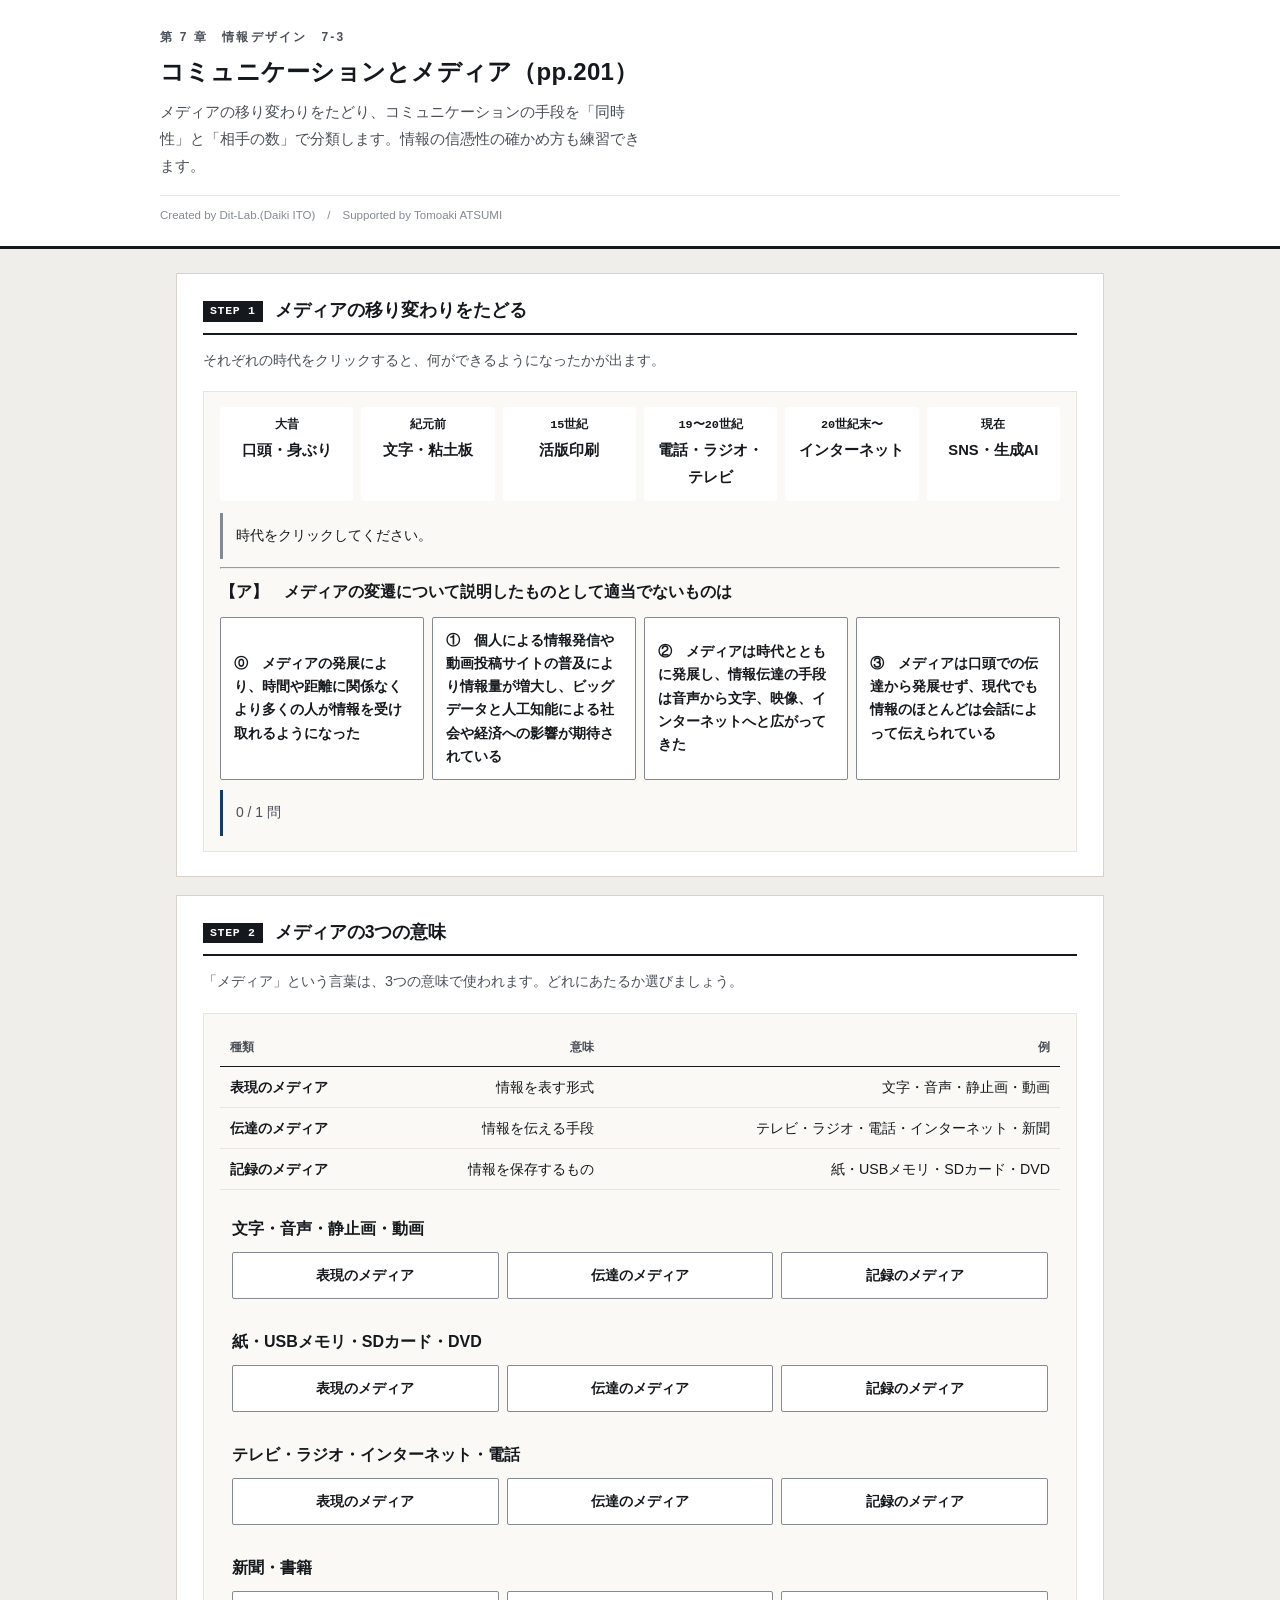
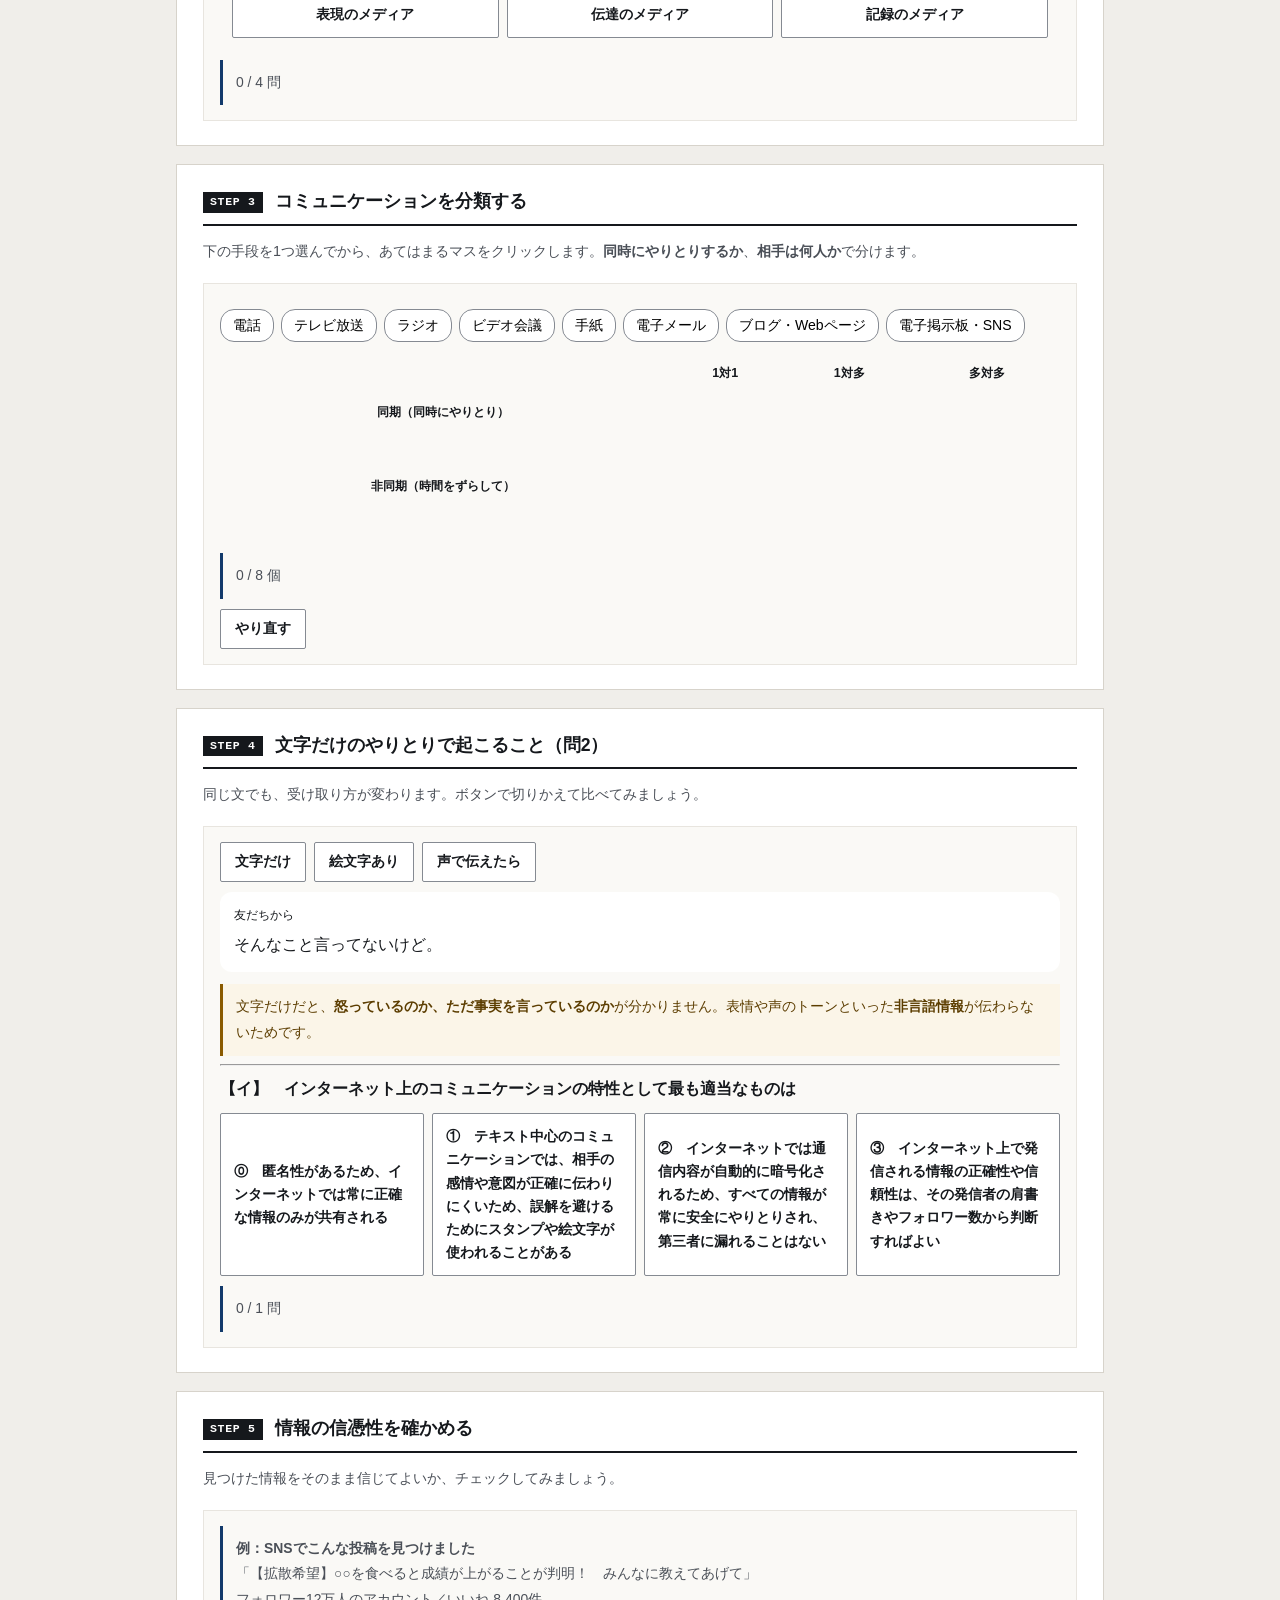
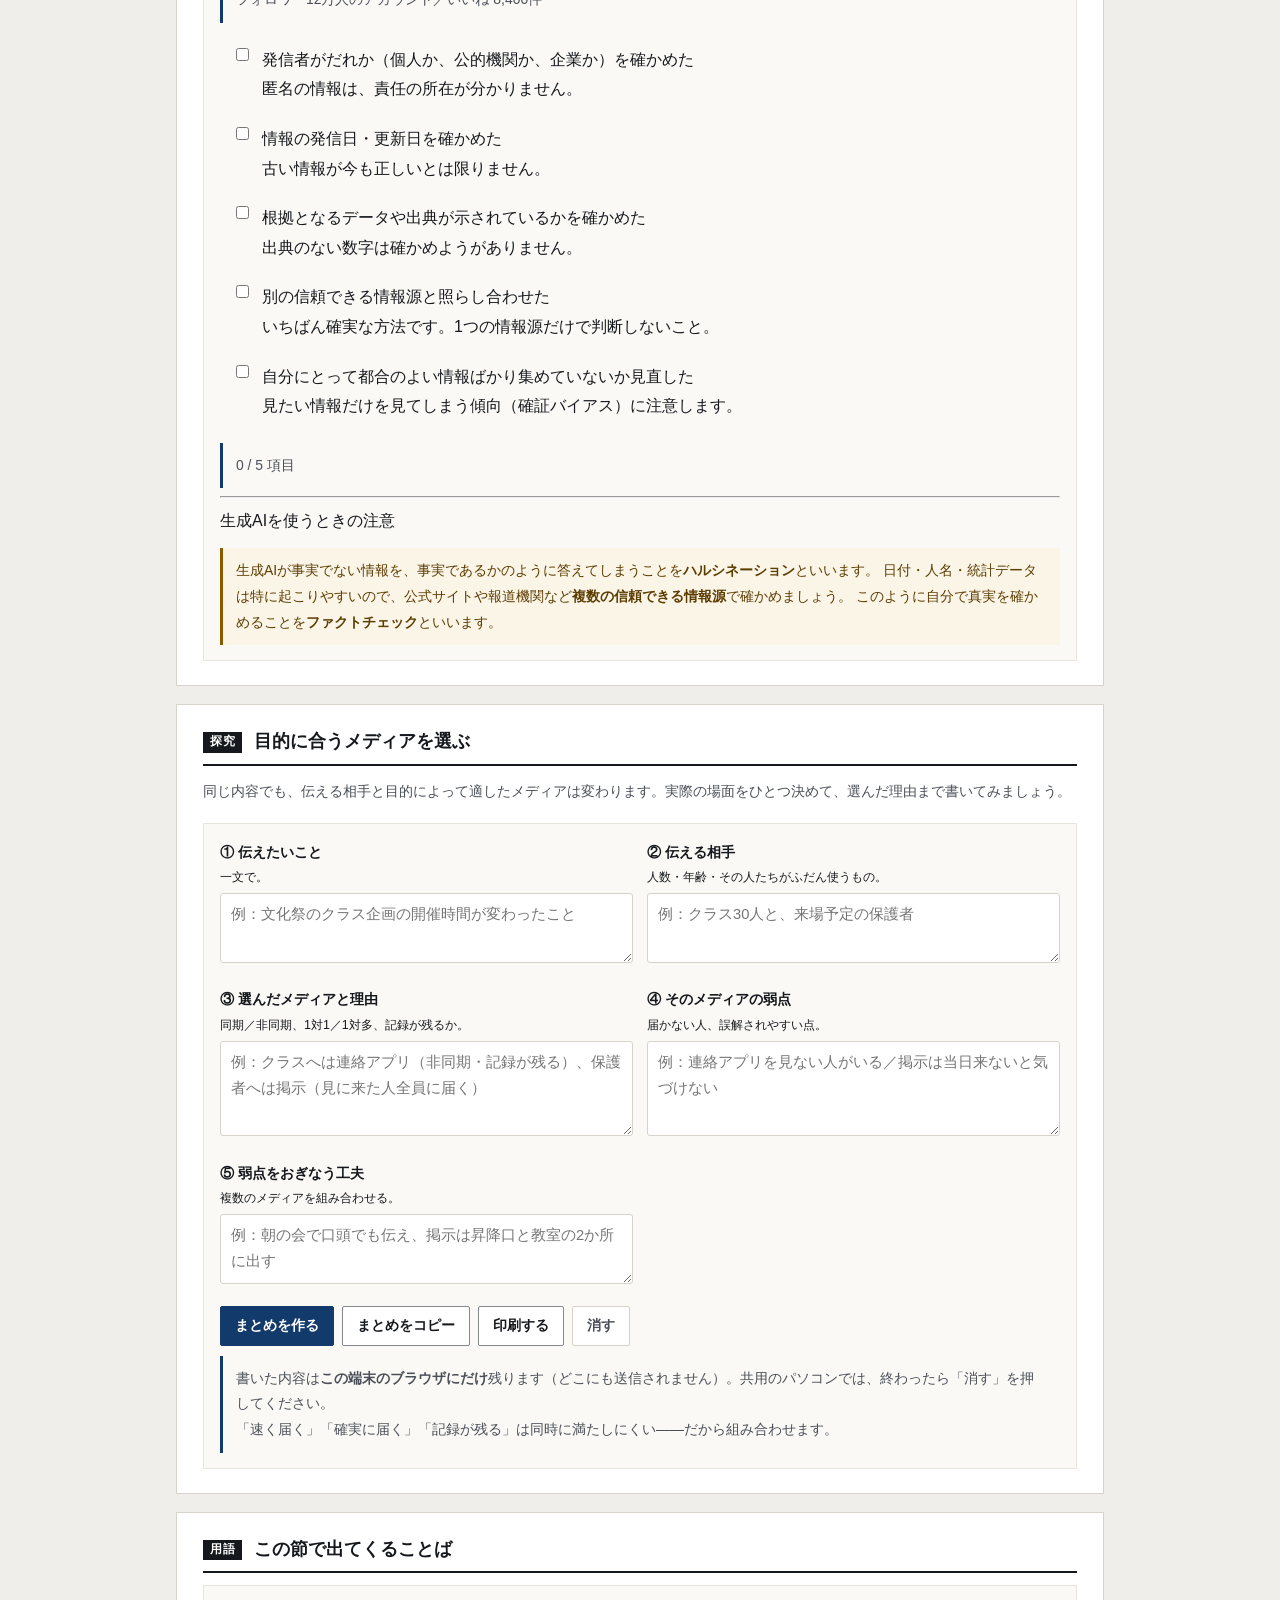
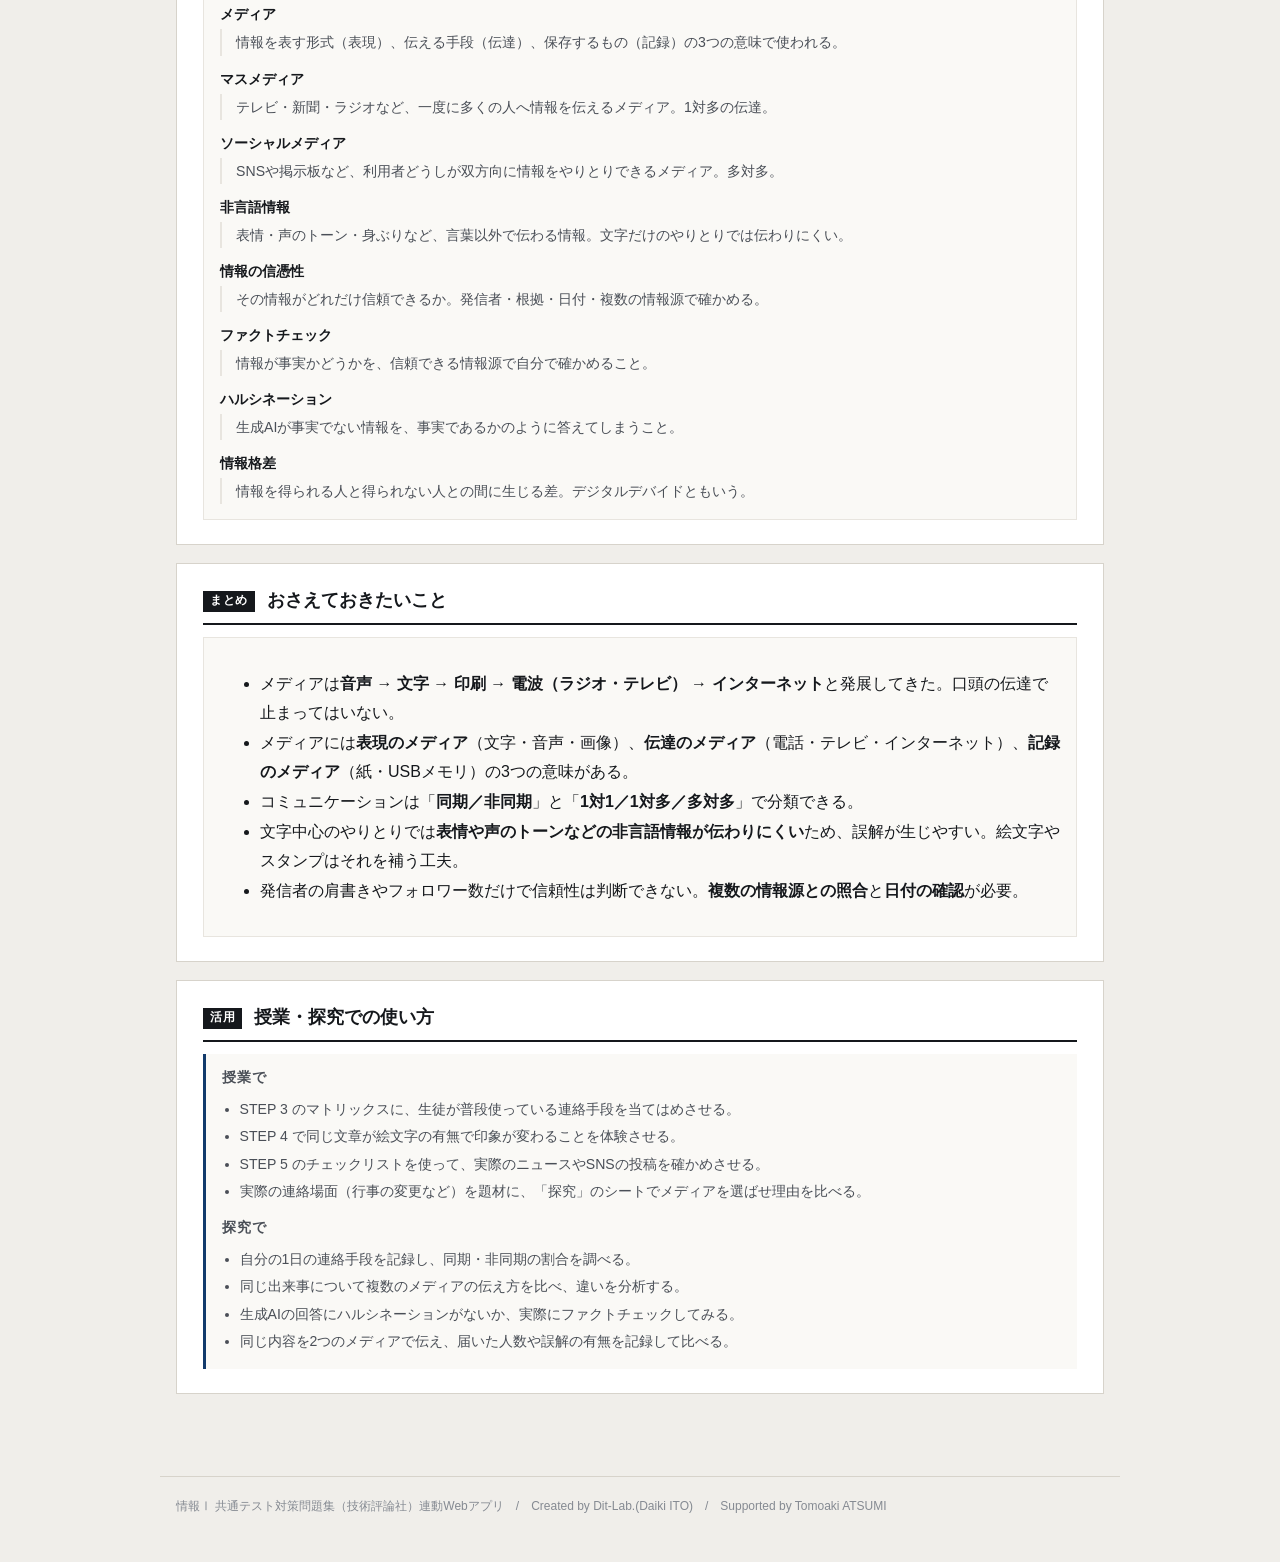
<file: index.html>
<!DOCTYPE html>
<html lang="ja">
<head>
<meta charset="UTF-8">
<meta name="viewport" content="width=device-width, initial-scale=1.0">
<title>コミュニケーションとメディア｜情報Ⅰ共通テスト対策問題集</title>
<meta name="description" content="メディアの移り変わりをたどり、コミュニケーションの手段を「同時性」と「相手の数」で分類します。情報の信憑性の確かめ方も練習できます。">
<link rel="icon" href="data:image/svg+xml,%3Csvg xmlns=%22http://www.w3.org/2000/svg%22 viewBox=%220 0 32 32%22%3E%3Crect width=%2232%22 height=%2232%22 fill=%22%2315181c%22/%3E%3Ctext x=%2216%22 y=%2222%22 font-size=%2218%22 font-family=%22monospace%22 fill=%22%23fff%22 text-anchor=%22middle%22%3E01%3C/text%3E%3C/svg%3E">
<link rel="stylesheet" href="css/style.css?v=bdbb3cb0">
<link rel="stylesheet" href="css/app.css?v=eef16af7">
</head>
<body>

<header class="app-header">
  <div class="inner">
    <span class="eyebrow">第 7 章　情報デザイン　7-3</span>
    <h1>コミュニケーションとメディア（pp.201）</h1>
    <p class="lead">メディアの移り変わりをたどり、コミュニケーションの手段を「同時性」と「相手の数」で分類します。情報の信憑性の確かめ方も練習できます。</p>
    <p class="credit">Created by Dit-Lab.(Daiki ITO)　/　Supported by Tomoaki ATSUMI</p>
  </div>
</header>

<main class="wrap">
  <section class="step" id="step1">
    <h2><span class="no">STEP 1</span>メディアの移り変わりをたどる</h2>
    <p class="desc">それぞれの時代をクリックすると、何ができるようになったかが出ます。</p>
    <div class="panel">
      <div class="timeline" id="tlBox"></div>
      <div class="note" id="tlNote" style="margin-top:12px">時代をクリックしてください。</div>
      <hr class="sep">
      <div id="q1Box"></div>
      <div class="note" id="q1Note" style="margin-top:10px"></div>
    </div>
  </section>

  <section class="step" id="step2">
    <h2><span class="no">STEP 2</span>メディアの3つの意味</h2>
    <p class="desc">「メディア」という言葉は、3つの意味で使われます。どれにあたるか選びましょう。</p>
    <div class="panel">
      <div class="tbl-scroll"><table class="tbl" id="mediaTable"></table></div>
      <div id="mediaBox" style="margin-top:14px"></div>
      <div class="note" id="mediaNote" style="margin-top:12px"></div>
    </div>
  </section>

  <section class="step" id="step3">
    <h2><span class="no">STEP 3</span>コミュニケーションを分類する</h2>
    <p class="desc">下の手段を1つ選んでから、あてはまるマスをクリックします。<strong>同時にやりとりするか</strong>、<strong>相手は何人か</strong>で分けます。</p>
    <div class="panel">
      <div class="mediapool" id="poolBox"></div>
      <div class="tbl-scroll" style="margin-top:12px"><table class="matrix" id="matBox"></table></div>
      <div class="note" id="matNote" style="margin-top:12px"></div>
      <div class="btn-row" style="margin-top:10px"><button class="btn" id="matReset">やり直す</button></div>
    </div>
  </section>

  <section class="step" id="step4">
    <h2><span class="no">STEP 4</span>文字だけのやりとりで起こること（問2）</h2>
    <p class="desc">同じ文でも、受け取り方が変わります。ボタンで切りかえて比べてみましょう。</p>
    <div class="panel">
      <div class="btn-row" style="flex-wrap:wrap">
        <button class="btn" data-v="0">文字だけ</button>
        <button class="btn" data-v="1">絵文字あり</button>
        <button class="btn" data-v="2">声で伝えたら</button>
      </div>
      <div id="msgBox" style="margin-top:10px"></div>
      <div class="note" id="msgNote" style="margin-top:12px"></div>
      <hr class="sep">
      <div id="q2Box"></div>
      <div class="note" id="q2Note" style="margin-top:10px"></div>
    </div>
  </section>

  <section class="step" id="step5">
    <h2><span class="no">STEP 5</span>情報の信憑性を確かめる</h2>
    <p class="desc">見つけた情報をそのまま信じてよいか、チェックしてみましょう。</p>
    <div class="panel">
      <div class="note info" id="sampleNews" style="margin-bottom:12px"></div>
      <div class="checklist" id="checkBox"></div>
      <div class="note" id="checkNote" style="margin-top:12px"></div>
      <hr class="sep">
      <p class="qhead">生成AIを使うときの注意</p>
      <div class="note warn">
        生成AIが事実でない情報を、事実であるかのように答えてしまうことを<strong>ハルシネーション</strong>といいます。
        日付・人名・統計データは特に起こりやすいので、公式サイトや報道機関など<strong>複数の信頼できる情報源</strong>で確かめましょう。
        このように自分で真実を確かめることを<strong>ファクトチェック</strong>といいます。
      </div>
    </div>
  </section>

  <section class="step wsprint" id="wsSec">
    <h2><span class="no">探究</span>目的に合うメディアを選ぶ</h2>
    <p class="desc">同じ内容でも、伝える相手と目的によって適したメディアは変わります。実際の場面をひとつ決めて、選んだ理由まで書いてみましょう。</p>
    <div class="panel"><div id="wsBox"></div></div>
  </section>

  <section class="step" id="glossary">
    <h2><span class="no">用語</span>この節で出てくることば</h2>
    <div class="panel"><div id="glossBox"></div></div>
  </section>

  <section class="step" id="wrap">
    <h2><span class="no">まとめ</span>おさえておきたいこと</h2>
    <div class="panel">
      <ul class="bullets">
        <li>メディアは<strong>音声 → 文字 → 印刷 → 電波（ラジオ・テレビ） → インターネット</strong>と発展してきた。口頭の伝達で止まってはいない。</li>
        <li>メディアには<strong>表現のメディア</strong>（文字・音声・画像）、<strong>伝達のメディア</strong>（電話・テレビ・インターネット）、<strong>記録のメディア</strong>（紙・USBメモリ）の3つの意味がある。</li>
        <li>コミュニケーションは「<strong>同期／非同期</strong>」と「<strong>1対1／1対多／多対多</strong>」で分類できる。</li>
        <li>文字中心のやりとりでは<strong>表情や声のトーンなどの非言語情報が伝わりにくい</strong>ため、誤解が生じやすい。絵文字やスタンプはそれを補う工夫。</li>
        <li>発信者の肩書きやフォロワー数だけで信頼性は判断できない。<strong>複数の情報源との照合</strong>と<strong>日付の確認</strong>が必要。</li>
      </ul>
    </div>
  </section>

  <section class="step">
    <h2><span class="no">活用</span>授業・探究での使い方</h2>
    <div class="use-note">
      <h3>授業で</h3>
      <ul>
        <li>STEP 3 のマトリックスに、生徒が普段使っている連絡手段を当てはめさせる。</li>
        <li>STEP 4 で同じ文章が絵文字の有無で印象が変わることを体験させる。</li>
        <li>STEP 5 のチェックリストを使って、実際のニュースやSNSの投稿を確かめさせる。</li>
        <li>実際の連絡場面（行事の変更など）を題材に、「探究」のシートでメディアを選ばせ理由を比べる。</li>
      </ul>
      <h3 style="margin-top:12px">探究で</h3>
      <ul>
        <li>自分の1日の連絡手段を記録し、同期・非同期の割合を調べる。</li>
        <li>同じ出来事について複数のメディアの伝え方を比べ、違いを分析する。</li>
        <li>生成AIの回答にハルシネーションがないか、実際にファクトチェックしてみる。</li>
        <li>同じ内容を2つのメディアで伝え、届いた人数や誤解の有無を記録して比べる。</li>
      </ul>
    </div>
  </section>

</main>

<footer class="app-footer">
  情報Ⅰ 共通テスト対策問題集（技術評論社）連動Webアプリ　/　Created by Dit-Lab.(Daiki ITO)　/　Supported by Tomoaki ATSUMI
</footer>

<script src="js/terms.js?v=dd723791"></script>
<script src="js/worksheet.js?v=b6f4e4b3"></script>
<script src="js/app.js?v=bb3e8cb5"></script>
</body>
</html>
</file>
<file: css/style.css>
/* =========================================================
   情報Ⅰ 共通テスト対策問題集 — Web アプリ共通スタイル
   紙面（参考書）に寄せた設計。装飾色は使わず、色は意味を持つときだけ。
   ========================================================= */

:root{
  --paper:#ffffff;
  --paper-2:#faf9f6;      /* うすい紙 */
  --bg:#f0eeea;           /* 台紙 */
  --ink:#15181c;
  --ink-2:#4a4f57;
  --ink-3:#858a92;
  --rule:#d7d3cb;         /* 罫線 */
  --rule-2:#e8e5df;
  --accent:#123a6b;       /* 濃紺。主要操作と現在地だけに使う */
  --accent-w:#e9eef6;
  --zero:#c0392b;         /* 左＝0 */
  --one:#1d4ed8;          /* 右＝1 */
  --ok:#1f7a3d;   --ok-bg:#eef6f0;
  --ng:#b3261e;   --ng-bg:#fbefee;
  --warn:#8a5a00; --warn-bg:#fbf5e8;
  --font:"Hiragino Kaku Gothic ProN","Hiragino Sans","Yu Gothic Medium","Yu Gothic",
         "Noto Sans JP",Meiryo,-apple-system,BlinkMacSystemFont,sans-serif;
  --mono:"SFMono-Regular",Menlo,Consolas,"Courier New",monospace;
}

*{box-sizing:border-box}
[hidden]{display:none !important}
html{-webkit-text-size-adjust:100%}
body{
  margin:0; background:var(--bg); color:var(--ink);
  font-family:var(--font); font-size:16px; line-height:1.85;
  font-feature-settings:"palt" 1;
}
h1,h2,h3,h4{line-height:1.45; margin:0; font-weight:700}
p{margin:0 0 .75em} p:last-child{margin-bottom:0}
a{color:var(--accent)}

/* ---------- 標題 ---------- */
.app-header{background:var(--paper); border-bottom:3px solid var(--ink); padding:26px 20px 20px}
.app-header .inner{max-width:960px; margin:0 auto}
.app-header .eyebrow{
  font-size:.75rem; font-weight:700; color:var(--ink-2); letter-spacing:.18em;
  display:block; margin-bottom:7px;
}
.app-header h1{font-size:1.5rem; letter-spacing:.01em}
.app-header .lead{font-size:.92rem; color:var(--ink-2); margin-top:9px; max-width:60ch}
.app-header .credit{
  font-size:.72rem; color:var(--ink-3); margin-top:14px;
  padding-top:9px; border-top:1px solid var(--rule-2);
}

/* ---------- 版面 ---------- */
.wrap{max-width:960px; margin:0 auto; padding:24px 16px 64px}
.step{background:var(--paper); border:1px solid var(--rule); padding:24px 26px; margin-bottom:18px}
.step > h2{
  display:flex; align-items:baseline; gap:12px; font-size:1.1rem;
  padding-bottom:9px; border-bottom:2px solid var(--ink); margin-bottom:12px;
}
.step > h2 .no{
  flex:none; font-family:var(--mono); font-size:.72rem; font-weight:700;
  background:var(--ink); color:var(--paper); padding:2px 7px; letter-spacing:.06em;
  position:relative; top:-2px;
}
.step > .desc{color:var(--ink-2); font-size:.9rem; margin-bottom:18px}
.step[hidden]{display:none}

.grid{display:grid; gap:20px}
.grid > *{min-width:0}          /* 子の中身で列が広がるのを防ぐ */
@media(min-width:800px){ .grid.c2{grid-template-columns:1fr 1fr} }
@media(min-width:800px){ .grid.c21{grid-template-columns:1.45fr 1fr} }

.panel{border:1px solid var(--rule-2); background:var(--paper-2); padding:15px 16px; min-width:0}
.panel > h3{
  font-size:.8rem; font-weight:700; color:var(--ink-2); letter-spacing:.08em;
  margin-bottom:12px; padding-bottom:6px; border-bottom:1px solid var(--rule);
}

/* ---------- 部品 ---------- */
.btn{
  appearance:none; border:1px solid var(--ink-3); background:var(--paper); color:var(--ink);
  font-family:inherit; font-size:.88rem; font-weight:700; padding:8px 14px;
  border-radius:2px; cursor:pointer; min-height:40px; line-height:1.4;
  transition:background .12s, border-color .12s, color .12s;
}
.btn:hover:not(:disabled){background:var(--accent-w); border-color:var(--accent); color:var(--accent)}
.btn:disabled{opacity:.35; cursor:not-allowed}
.btn.primary{background:var(--accent); color:var(--paper); border-color:var(--accent)}
.btn.primary:hover:not(:disabled){background:#0d2c53; color:var(--paper)}
.btn.ghost{border-color:var(--rule); color:var(--ink-2)}
.btn.sm{font-size:.8rem; padding:5px 10px; min-height:34px}
.btn-row{display:flex; flex-wrap:wrap; gap:8px; align-items:center}

/* タブ（見出し下線式） */
.seg{display:flex; gap:0; border-bottom:1px solid var(--rule)}
.seg button{
  appearance:none; border:0; background:transparent; font-family:inherit; font-size:.88rem;
  font-weight:700; color:var(--ink-3); padding:9px 4px; margin-right:26px; cursor:pointer;
  border-bottom:3px solid transparent; margin-bottom:-1px; min-height:40px;
}
.seg button:hover{color:var(--ink-2)}
.seg button[aria-pressed="true"]{color:var(--ink); border-bottom-color:var(--accent)}

label.fld{display:block; font-size:.78rem; font-weight:700; color:var(--ink-2); margin-bottom:5px; letter-spacing:.04em}
input[type=text], textarea, input[type=number]{
  width:100%; font-family:inherit; font-size:1rem; color:var(--ink);
  border:1px solid var(--ink-3); border-radius:2px; padding:9px 11px;
  background:var(--paper); min-height:42px;
}
input:focus, textarea:focus{outline:2px solid var(--accent); outline-offset:-1px; border-color:var(--accent)}
.btn:focus-visible, .seg button:focus-visible, .node-card:focus-visible{outline:2px solid var(--accent); outline-offset:2px}
textarea{resize:vertical; line-height:1.7}
.mono{font-family:var(--mono)}

table.tbl{width:100%; border-collapse:collapse; font-size:.89rem}
table.tbl th, table.tbl td{border-bottom:1px solid var(--rule-2); padding:7px 10px; text-align:right}
table.tbl th:first-child, table.tbl td:first-child{text-align:left}
table.tbl thead th{border-bottom:1.5px solid var(--ink); font-size:.76rem; color:var(--ink-2); font-weight:700; white-space:nowrap}
.tbl-scroll{overflow-x:auto; -webkit-overflow-scrolling:touch; max-width:100%}

.note{padding:10px 13px; font-size:.87rem; border-left:3px solid var(--ink-3); background:var(--paper-2); overflow-wrap:break-word; word-break:break-word}
.note.ok{background:var(--ok-bg); border-left-color:var(--ok); color:#123f22}
.note.ng{background:var(--ng-bg); border-left-color:var(--ng); color:#6d1a15}
.note.info{background:var(--paper-2); border-left-color:var(--accent); color:var(--ink-2)}
.note.warn{background:var(--warn-bg); border-left-color:var(--warn); color:#5c3d00}
.note[hidden]{display:none}

.badge{
  display:inline-block; font-size:.72rem; font-weight:700; padding:1px 7px;
  border:1px solid var(--rule); color:var(--ink-2); background:var(--paper); letter-spacing:.04em;
}

/* 数値は罫線で仕切るだけ。カードにしない */
.metrics{display:flex; flex-wrap:wrap; gap:0; border-top:1px solid var(--rule)}
.metric{flex:1 1 130px; padding:11px 14px 11px 0; border-right:1px solid var(--rule-2)}
.metric:last-child{border-right:0}
.metric .k{font-size:.74rem; color:var(--ink-3); font-weight:700; letter-spacing:.05em}
.metric .v{font-size:1.6rem; font-weight:700; line-height:1.3; font-family:var(--mono); letter-spacing:-.01em}
.metric .s{font-size:.76rem; color:var(--ink-2)}

.bit0{color:var(--zero); font-weight:700}
.bit1{color:var(--one); font-weight:700}

.app-footer{
  max-width:960px; margin:0 auto; padding:18px 16px 44px; color:var(--ink-3);
  font-size:.75rem; border-top:1px solid var(--rule);
}
.sr-only{position:absolute;width:1px;height:1px;overflow:hidden;clip:rect(0 0 0 0);white-space:nowrap}

@media(max-width:640px){
  body{font-size:15px}
  .app-header{padding:20px 16px 16px}
  .app-header h1{font-size:1.16rem}
  .wrap{padding:16px 12px 52px}
  .step{padding:18px 15px}
  .seg button{margin-right:18px; font-size:.84rem}
  .metric{flex-basis:50%; border-right:0}
}
@media (prefers-reduced-motion:reduce){ *{animation:none!important; transition:none!important} }

/* ---------- 自分のデータ・共有・印刷 ---------- */
.toolbar{display:flex; flex-wrap:wrap; gap:8px; align-items:center; margin-top:12px;
  padding-top:12px; border-top:1px solid var(--rule-2)}
.toolbar .hint{font-size:.78rem; color:var(--ink-3)}
.paste-area{width:100%; min-height:110px; font-family:var(--mono); font-size:.86rem}
.use-note{background:var(--paper-2); border-left:3px solid var(--accent); padding:14px 16px; font-size:.88rem}
.use-note h3{font-size:.86rem; letter-spacing:.06em; margin-bottom:8px; color:var(--ink-2)}
.use-note ol, .use-note ul{margin:0; padding-left:1.25em; line-height:1.95; color:var(--ink-2)}

@media print{
  body{background:#fff}
  .app-header{border-bottom:2px solid #000}
  .step{border:1px solid #bbb; break-inside:avoid; page-break-inside:avoid; margin-bottom:12px}
  .btn, .seg, .toolbar, input[type=range]{display:none !important}
  .note{border-left-width:2px}
  a[href]:after{content:""}
}

/* ---------- 入力グリッド ---------- */
.dg-scroll{overflow:auto; -webkit-overflow-scrolling:touch; border:1px solid var(--rule); background:var(--paper); max-height:420px}
table.dg{border-collapse:collapse; font-family:var(--mono); font-size:.9rem; min-width:100%}
table.dg th, table.dg td{border:1px solid var(--rule-2); padding:0}
table.dg thead th{background:var(--paper-2); position:sticky; top:0; z-index:2}
table.dg .dg-n{background:var(--paper-2); color:var(--ink-3); font-size:.76rem; font-weight:400;
  text-align:center; min-width:34px; padding:0 4px; position:sticky; left:0; z-index:1}
table.dg .dg-corner{background:var(--paper-2); min-width:34px; position:sticky; left:0; z-index:3}
table.dg .dg-act{background:var(--paper-2); width:34px}
.dg-h, .dg-c{width:100%; min-width:96px; border:0; background:transparent; font-family:inherit;
  font-size:.9rem; padding:8px 9px; color:var(--ink); min-height:38px}
.dg-h{font-weight:700; font-family:var(--font); font-size:.82rem; color:var(--ink-2)}
.dg-c.num{text-align:right}
.dg-c:focus, .dg-h:focus{outline:2px solid var(--accent); outline-offset:-2px; background:var(--accent-w)}
.dg-del{border:0; background:transparent; color:var(--ink-3); cursor:pointer; width:32px; height:34px; font-size:1rem}
.dg-del:hover{color:var(--ng)}
.dg-tools{display:flex; flex-wrap:wrap; gap:8px; align-items:center; margin-top:10px}
.dg-hint{font-size:.76rem; color:var(--ink-3)}

/* ---------- ファイル読み込み ---------- */
.filebox{display:flex; flex-wrap:wrap; gap:10px; align-items:center; padding:12px;
  border:1px dashed var(--rule); background:var(--paper-2)}
.filebox input[type=file]{font-size:.85rem; font-family:inherit; max-width:100%}
.filebox .sel{max-width:220px}
.filelabel{display:inline-flex; align-items:center; gap:6px; font-size:.85rem; font-weight:700;
  border:1px solid var(--ink-3); background:var(--paper); padding:8px 14px; border-radius:2px; cursor:pointer; min-height:40px}
.filelabel:hover{border-color:var(--accent); color:var(--accent); background:var(--accent-w)}
.filelabel input{display:none}

/* ---------- 用語解説 ---------- */
.term{position:relative; border-bottom:1.5px dotted var(--accent); cursor:help; color:var(--accent); font-weight:700}
.term .term-pop{display:none; position:absolute; left:0; top:1.7em; z-index:50; width:min(300px,78vw);
  background:var(--paper); border:1px solid var(--ink-3); box-shadow:0 6px 20px rgba(0,0,0,.14);
  padding:10px 12px; font-size:.82rem; font-weight:400; color:var(--ink-2); line-height:1.75;
  border-left:3px solid var(--accent); cursor:auto; text-align:left}
.term .term-pop b{display:block; color:var(--ink); font-size:.86rem; margin-bottom:3px}
.term.open .term-pop{display:block}
dl.gloss{margin:0; font-size:.88rem}
dl.gloss dt{font-weight:700; color:var(--ink); margin-top:10px}
dl.gloss dt:first-child{margin-top:0}
dl.gloss dd{margin:2px 0 0; color:var(--ink-2); line-height:1.85; padding-left:1em; border-left:2px solid var(--rule-2)}
@media print{ .term{border-bottom:0; color:inherit} .term .term-pop{display:none !important} }

/* ---------- スマホ・タブレット ---------- */
@media (max-width:1024px){
  /* iOS で入力時に画面が勝手に拡大するのを防ぐ（16px 未満だとズームする） */
  input[type=text], input[type=number], textarea, select, .dg-c, .dg-h{ font-size:16px }
  .dg-c, .dg-h{ min-width:110px }
}
@media (max-width:820px){
  .grid.c2,.grid.c21{grid-template-columns:1fr}
  .dg-scroll{max-height:340px}
  .filebox{flex-direction:column; align-items:stretch}
  .filebox .sel{max-width:100%}
  .term .term-pop{left:auto; right:0; width:min(280px,86vw)}
}
@media (max-width:480px){
  .step > h2{font-size:1rem; flex-wrap:wrap}
  .metrics{gap:0}
  .metric{flex-basis:50%; padding-right:10px}
  .metric .v{font-size:1.3rem}
  .btn{padding:8px 12px}
  .dg-tools{gap:6px}
  .dg-hint{width:100%}
}
/* タッチ操作でのスクロールを滑らかに */
.tbl-scroll, .dg-scroll, .tree-box{ -webkit-overflow-scrolling:touch; overscroll-behavior-x:contain }

/* 幅指定つきの入力欄がスマートフォンではみ出さないようにする */
input[type=text], input[type=number], input[type=search], textarea, select{ max-width:100% }
.btn-row > label{ min-width:0; max-width:100% }
.btn-row > label input, .btn-row > label select{ max-width:100% }

/* 共通：○×判定・並べかえ（quiz.js 用） */
.abcde{border:1px solid var(--rule); border-radius:3px; overflow:hidden}
.abcde > div{border-top:1px solid var(--rule); padding:10px 12px}
.abcde > div:first-child{border-top:0}
.abcde .st{display:flex; gap:10px; align-items:flex-start; flex-wrap:wrap}
.abcde .st .k{font-weight:700; font-family:var(--mono); min-width:1.4em}
.abcde .st .t{flex:1; min-width:12em}
.abcde .jb{display:flex; gap:6px}
.abcde .jb .btn{min-width:3.4em; padding:6px 10px; text-align:center}
.prep{display:grid; grid-template-columns:repeat(auto-fit,minmax(150px,1fr)); gap:10px; margin-top:10px}
.prep .slot{border:1px dashed var(--ink-3); border-radius:3px; padding:10px; min-height:92px; background:var(--paper)}
.prep .slot.filled{border-style:solid}
.prep .slot .tag{font:700 .74rem/1.4 var(--mono); color:var(--accent); display:block; margin-bottom:6px}
.prep .slot .txt{font-size:.86rem; line-height:1.7}
.cards{display:flex; flex-wrap:wrap; gap:8px; margin-top:10px}
.cards .c{border:1px solid var(--ink-3); border-radius:3px; padding:9px 12px; background:var(--paper);
  cursor:pointer; font-size:.88rem; max-width:100%; text-align:left; font-family:inherit; color:var(--ink)}
.cards .c:hover{background:var(--warn-bg)}
.cards .c.used{opacity:.35; pointer-events:none}

/* --- 予想してから実行 --- */
.pmark{display:inline-block; background:var(--accent); color:#fff; font-size:.7rem; font-weight:700;
  letter-spacing:.08em; padding:2px 7px; border-radius:2px; margin-right:8px; vertical-align:2px}
input.pin{font-size:1.05rem; padding:7px 10px; border:1px solid var(--rule); border-radius:3px;
  width:9em; max-width:100%; background:#fff}
.btn-row .unit{color:var(--muted); font-size:.9rem}
.choice4 .btn.on{border-color:var(--accent); box-shadow:inset 0 0 0 1px var(--accent); font-weight:700}
/* 設問文の見出し（flex ではなく通常の段落。.qhead は左右振り分け用なので用途が別） */
.pq{margin:0 0 10px; font-weight:700; line-height:1.85}

/* --- 自分のテーマでやってみる（ワークシート） --- */
.wsheet{display:grid; gap:14px}
@media(min-width:760px){ .wsheet{grid-template-columns:1fr 1fr} }
.wsf{display:block}
.wsf .wsl{display:block; font-weight:700; font-size:.9rem; margin-bottom:3px}
.wsf .wsh{display:block; font-size:.78rem; color:var(--muted); margin-bottom:5px; line-height:1.6}
.wsf textarea{width:100%; max-width:100%; font:inherit; font-size:.92rem; line-height:1.75;
  padding:8px 10px; border:1px solid var(--rule); border-radius:3px; background:#fff; resize:vertical}
.wsf textarea:focus{outline:2px solid var(--accent); outline-offset:-2px}
.wsout{margin-top:14px; border:1px solid var(--ink-3); border-radius:3px; background:#fff; padding:16px 18px}
.wsout h4{margin:0 0 10px; font-size:1rem}
.wsout dl{margin:0}
.wsout dt{font-weight:700; font-size:.84rem; color:var(--accent); margin-top:10px}
.wsout dd{margin:2px 0 0; font-size:.92rem; line-height:1.85; white-space:pre-wrap}
.wsout .wsmsg{margin:10px 0 0; font-size:.86rem; color:var(--muted)}
@media print{
  .app-header, .btn-row, .step:not(.wsprint){ display:none !important }
  .wsout{border:none; padding:0}
}
</file>
<file: css/app.css>
.qhead{display:flex; justify-content:space-between; align-items:center; margin-bottom:12px}
.card-q{border:1px solid var(--rule); background:var(--paper); padding:18px; margin-bottom:14px}
.q-scene{font-size:1rem; font-weight:700; line-height:1.9}
.choice4{display:grid; gap:8px; grid-template-columns:repeat(auto-fit,minmax(160px,1fr))}
.choice4 .btn{text-align:left; line-height:1.65; padding:11px 13px}
.choice4 .btn.correct{background:var(--ok-bg); border-color:var(--ok); color:var(--ok)}
.choice4 .btn.wrong{background:var(--ng-bg); border-color:var(--ng); color:var(--ng)}
.choice4.locked{pointer-events:none}
.sel{width:100%; font-family:inherit; font-size:.95rem; padding:9px 11px; min-height:42px;
  border:1px solid var(--ink-3); border-radius:2px; background:var(--paper); color:var(--ink)}
input[type=range]{width:100%; accent-color:var(--accent); height:34px}
.why{font-size:.85rem; color:var(--ink-2); line-height:1.85}
.eqbox{font-family:var(--mono); font-size:1.02rem; font-weight:700; text-align:center; padding:14px;
  border:1px solid var(--rule); background:var(--paper-2); line-height:1.8}
.blankin{border:1.5px solid var(--accent); background:#fff; padding:6px 8px; text-align:center;
  font-family:var(--mono); min-height:38px; font-size:.95rem; max-width:120px}
.blankin.ok{border-color:var(--ok); background:var(--ok-bg)}
.blankin.ng{border-color:var(--ng); background:var(--ng-bg)}
table.tbl td .blankin{width:100%; max-width:none}

/* --- 7-3 コミュニケーションとメディア --- */
.timeline{display:grid;grid-template-columns:repeat(auto-fit,minmax(120px,1fr));gap:8px}
.timeline .e{border:1px solid var(--line);border-radius:3px;padding:10px;background:#fff;cursor:pointer;text-align:center}
.timeline .e:hover{background:var(--warn-bg)}
.timeline .e.on{border-color:var(--accent);border-width:2px;background:var(--warn-bg)}
.timeline .e .y{font:700 .74rem/1.4 var(--mono);color:var(--muted)}
.timeline .e .t{font-size:.92rem;font-weight:700;margin-top:3px}
.matrix{border-collapse:collapse;width:100%;font-size:.86rem}
.matrix th,.matrix td{border:1px solid var(--line);padding:8px;vertical-align:top}
.matrix th{background:var(--paper-2);font-size:.78rem;color:var(--muted)}
.matrix td{height:74px;cursor:pointer}
.matrix td:hover{background:var(--warn-bg)}
.matrix td .chip{display:inline-block;border:1px solid var(--accent);border-radius:12px;padding:2px 8px;
  font-size:.78rem;margin:2px;background:#fff}
.matrix td .chip.ng{border-color:var(--ng);color:var(--ng)}
.mediapool{display:flex;flex-wrap:wrap;gap:7px;margin-top:10px}
.mediapool .m{border:1px solid var(--ink-3);border-radius:14px;padding:6px 12px;background:#fff;cursor:pointer;font-size:.88rem}
.mediapool .m.on{background:var(--accent);color:#fff;border-color:var(--accent)}
.mediapool .m.used{opacity:.35;pointer-events:none}
.msg{border:1px solid var(--line);border-radius:12px;padding:12px 14px;background:#fff;margin-top:8px;font-size:1rem}
.msg .who{font-size:.76rem;color:var(--muted);margin-bottom:4px}
.checklist{border:1px solid var(--line);border-radius:3px;overflow:hidden}
.checklist > label{display:flex;gap:10px;align-items:flex-start;padding:10px 12px;border-top:1px solid var(--line);cursor:pointer}
.checklist > label:first-child{border-top:0}
.checklist input{margin-top:3px}
</file>
